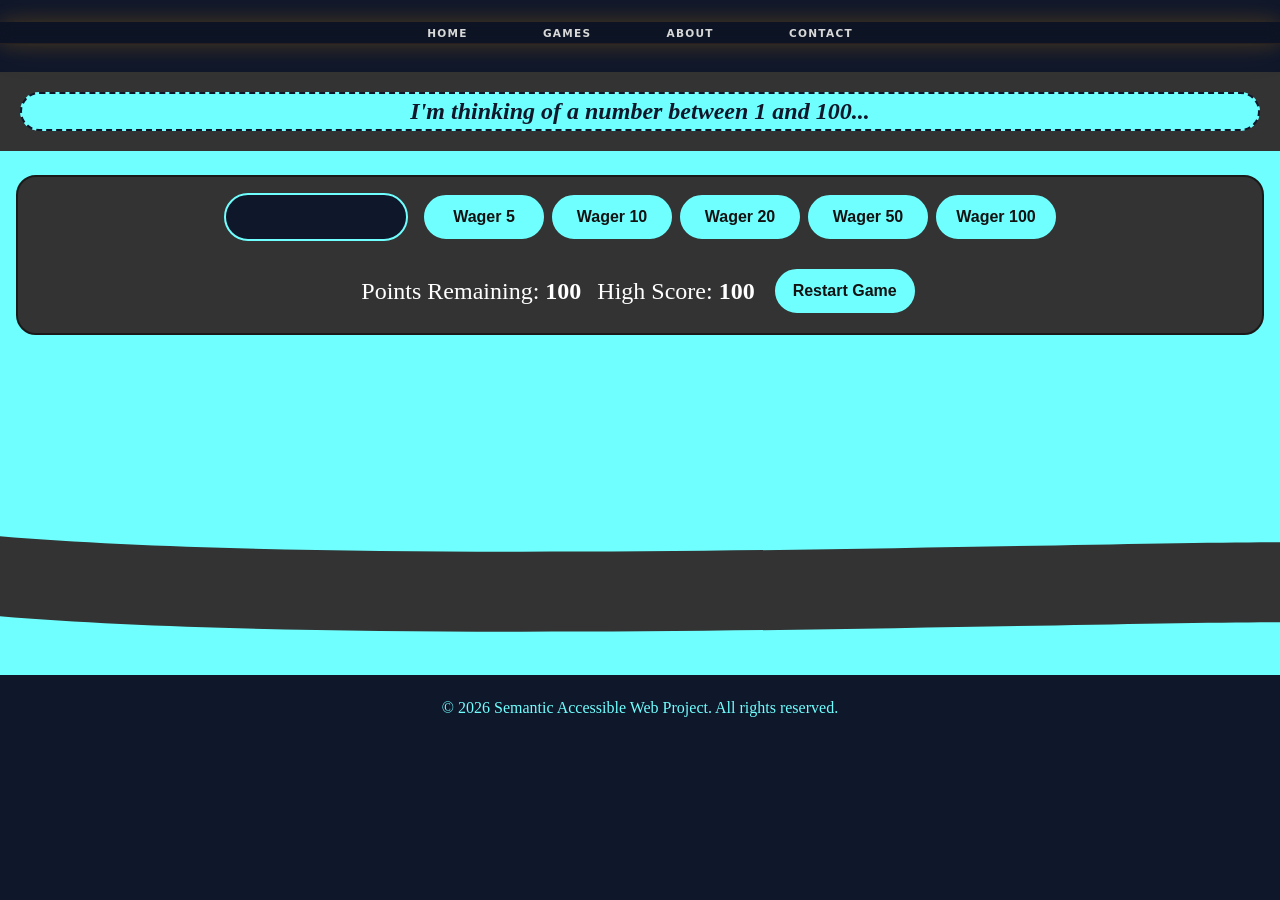
<file: index.html>
<!DOCTYPE html>
<html lang="en">
<head>
  <meta charset="UTF-8">
  <meta name="viewport" content="width=device-width, initial-scale=1.0">
  <title>Interactive Number Game</title>
  <link rel="stylesheet" href="style-x.css">
</head>
<body>
  <div class="top-shim"></div>

  <!-- Functional navigation must remain available to assistive technology. -->
  <nav class="subtle-nav" aria-label="Main navigation">
    <div class="nav-inner">
      <a href="./index.html">Home</a>
      <a href="./games.html" aria-current="page">Games</a>
      <a href="./about.html">About</a>
      <a href="./contact.html">Contact</a>
    </div>
  </nav>

  <header class="top-header">
    <h1><em>I'm thinking of a number between 1 and 100...</em></h1>
  </header>

  <main class="content-wrapper" tabindex="-1">
    <div id="top-container" class="top-container" aria-hidden="true"></div>

    <section id="guess-section" aria-labelledby="guess-heading">
      <h2 id="guess-heading" class="visually-hidden">Make Your Guess</h2>

      <div class="game-interface">
        <form id="guess-form" class="guess-form">
          <label for="user-number" class="visually-hidden">Enter your number guess</label>
          <!-- Text + numeric input mode avoids some number-field clearing quirks. -->
          <input
            type="text"
            inputmode="numeric"
            pattern="[0-9]*"
            maxlength="3"
            id="user-number"
            name="user-number"
            autocomplete="off"
            required
          >

          <fieldset class="wager-actions">
            <legend class="visually-hidden">Select your wager amount</legend>
            <button type="submit" name="wager" value="5" data-wager="5">Wager 5</button>
            <button type="submit" name="wager" value="10" data-wager="10">Wager 10</button>
            <button type="submit" name="wager" value="20" data-wager="20">Wager 20</button>
            <button type="submit" name="wager" value="50" data-wager="50">Wager 50</button>
            <button type="submit" name="wager" value="100" data-wager="100">Wager 100</button>
          </fieldset>
        </form>

        <aside class="score-display" aria-label="Game scores">
          <p id="points-remaining" class="points-remaining">
            Points Remaining: <strong id="points-value">100</strong>
          </p>
          <p id="high-score" class="points-high">
            High Score: <strong id="high-score-value">100</strong>
          </p>
          <button type="button" id="reset-game-button">Restart Game</button>
        </aside>
      </div>
    </section>

    <!-- Only this dedicated live region announces game feedback to screen readers. -->
    <div id="game-announcement" class="visually-hidden" role="status" aria-live="polite" aria-atomic="true"></div>

    <!-- Visible feedback is not a live region, avoiding duplicate announcements. -->
    <section class="main-display-section" id="game-message" aria-label="Game feedback"></section>

    <!--
      TOP DECORATIVE SVG CURVE
      viewBox="0 0 800 120" creates an internal coordinate space:
      x ranges from 0 to 800; y ranges from 0 to 120.
      M0,32: move to x=0, y=32 (start point).
      C320,96: first Bézier control point; it pulls the curve toward x=320, y=96.
      1024,0: second control point; it pulls the curve toward x=1024, y=0.
      800,64: endpoint of this curved segment (x=800, y=64).
      L1880,120: draw a straight line to x=1880, y=120.
      L0,120: draw to the bottom-left corner; Z closes the shape.
      Note: x=1024 and x=1880 exceed the viewBox's right edge (x=800), so those portions
      are outside the visible coordinate area and may be clipped. Keep coordinates within 0–800
      for a curve that stays inside the viewBox. Adjust the C control-point pairs to change the arc;
      adjust L points to change the fill boundary. preserveAspectRatio="none" stretches the SVG.
    -->
    <svg class="curve-svg curve-top" viewBox="0 0 800 120" preserveAspectRatio="none" aria-hidden="true" focusable="false">
      <path d="M0,32 C320,96 1024,0 800,64 L1880,120 L0,120 Z" fill="#333333"></path>
    </svg>

    <!--
      BOTTOM DECORATIVE SVG CURVE (flipped vertically by CSS)
      M0,88: start at x=0, y=88.
      C320,24: first control point; 1024,120: second control point; 800,56: curve endpoint.
      L800,120 and L0,120 set the filled lower edge; Z closes the path.
      Note: x=1024 is beyond the viewBox's right edge (x=800), so that control point lies outside
      the visible coordinate area. Change the C coordinate pairs to change the curve's shape.
    -->
    <svg class="curve-svg curve-bottom" viewBox="0 0 800 120" preserveAspectRatio="none" aria-hidden="true" focusable="false">
      <path d="M0,88 C320,24 1024,120 800,56 L800,120 L0,120 Z" fill="#333333"></path>
    </svg>
  </main>

  <footer>
    <p>&copy; 2026 Semantic Accessible Web Project. All rights reserved.</p>
  </footer>

  <script src="script-x.js" defer></script>
</body>
</html>
</file>
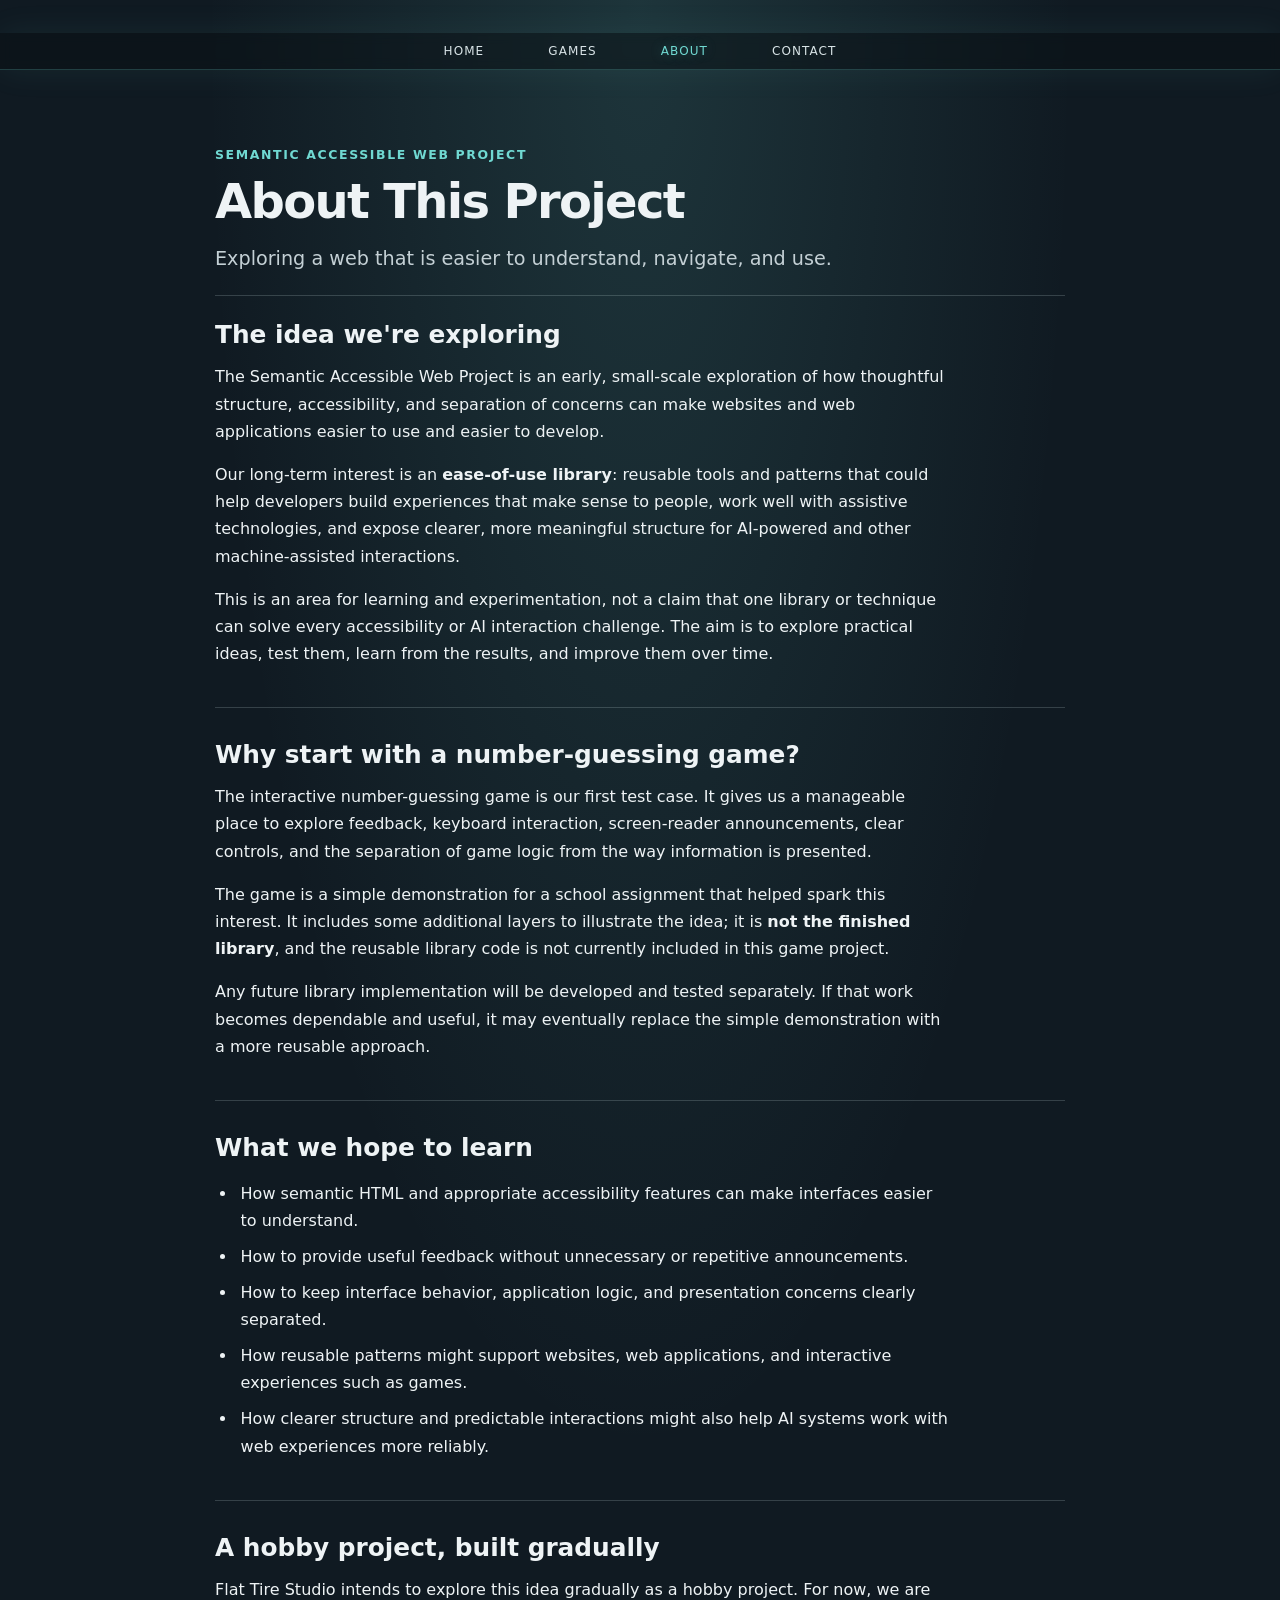
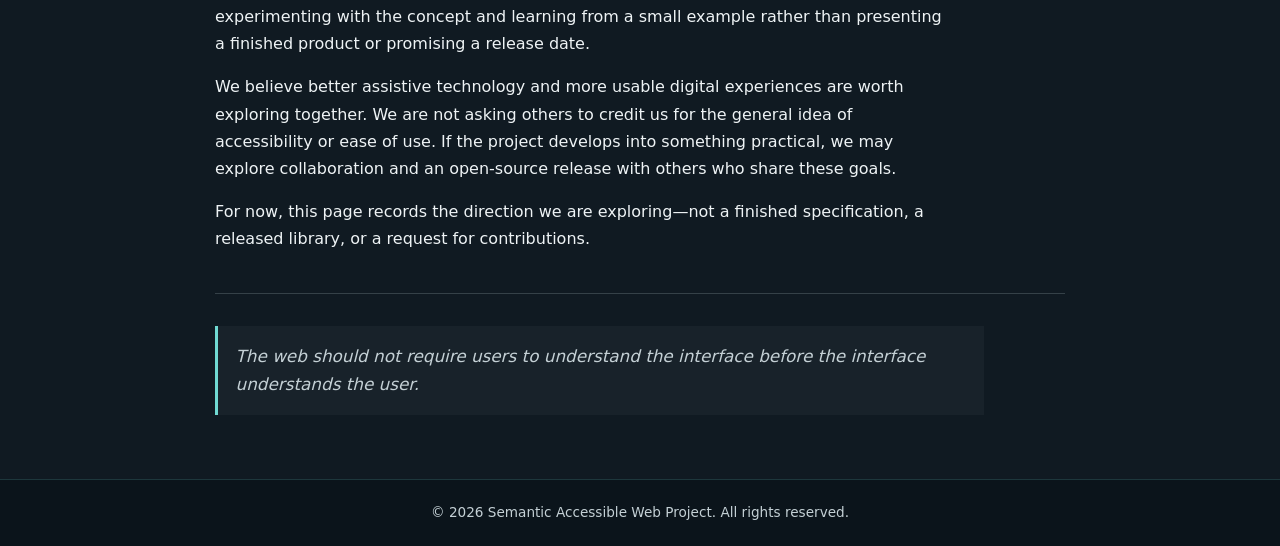
<file: about.html>
<!doctype html>
<html lang="en">
<head>
    <meta charset="utf-8">
    <meta name="viewport" content="width=device-width, initial-scale=1">
    <meta name="description" content="Learn about the Semantic Accessible Web Project, an early exploration of easier-to-use web experiences for people, assistive technologies, and AI.">
    <title>About | Semantic Accessible Web Project</title>
    <link rel="stylesheet" href="./info-pages.css">
</head>
<body>
    <a class="skip-link" href="#main-content">Skip to main content</a>

    <div class="top-shim" aria-hidden="true"></div>
    <nav class="subtle-nav" aria-label="Main navigation">
        <div class="nav-inner">
            <a href="./index.html">Home</a>
            <a href="./games.html">Games</a>
            <a href="./about.html" aria-current="page">About</a>
            <a href="./contact.html">Contact</a>
        </div>
    </nav>

    <header class="page-header">
        <p class="eyebrow">Semantic Accessible Web Project</p>
        <h1>About This Project</h1>
        <p class="intro">Exploring a web that is easier to understand, navigate, and use.</p>
    </header>

    <main id="main-content" class="content">
        <section aria-labelledby="purpose-heading">
            <h2 id="purpose-heading">The idea we're exploring</h2>
            <p>
                The Semantic Accessible Web Project is an early, small-scale exploration of
                how thoughtful structure, accessibility, and separation of concerns can make
                websites and web applications easier to use and easier to develop.
            </p>
            <p>
                Our long-term interest is an <strong>ease-of-use library</strong>: reusable
                tools and patterns that could help developers build experiences that make
                sense to people, work well with assistive technologies, and expose clearer,
                more meaningful structure for AI-powered and other machine-assisted
                interactions.
            </p>
            <p>
                This is an area for learning and experimentation, not a claim that one
                library or technique can solve every accessibility or AI interaction
                challenge. The aim is to explore practical ideas, test them, learn from the
                results, and improve them over time.
            </p>
        </section>

        <section aria-labelledby="game-heading">
            <h2 id="game-heading">Why start with a number-guessing game?</h2>
            <p>
                The interactive number-guessing game is our first test case. It gives us a
                manageable place to explore feedback, keyboard interaction, screen-reader
                announcements, clear controls, and the separation of game logic from the
                way information is presented.
            </p>
            <p>
                The game is a simple demonstration for a school assignment that helped spark
                this interest. It includes some additional layers to illustrate the idea;
                it is <strong>not the finished library</strong>, and the reusable library
                code is not currently included in this game project.
            </p>
            <p>
                Any future library implementation will be developed and tested separately.
                If that work becomes dependable and useful, it may eventually replace the
                simple demonstration with a more reusable approach.
            </p>
        </section>

        <section aria-labelledby="principles-heading">
            <h2 id="principles-heading">What we hope to learn</h2>
            <ul>
                <li>How semantic HTML and appropriate accessibility features can make interfaces easier to understand.</li>
                <li>How to provide useful feedback without unnecessary or repetitive announcements.</li>
                <li>How to keep interface behavior, application logic, and presentation concerns clearly separated.</li>
                <li>How reusable patterns might support websites, web applications, and interactive experiences such as games.</li>
                <li>How clearer structure and predictable interactions might also help AI systems work with web experiences more reliably.</li>
            </ul>
        </section>

        <section aria-labelledby="status-heading">
            <h2 id="status-heading">A hobby project, built gradually</h2>
            <p>
                Flat Tire Studio intends to explore this idea gradually as a hobby project.
                For now, we are experimenting with the concept and learning from a small
                example rather than presenting a finished product or promising a release
                date.
            </p>
            <p>
                We believe better assistive technology and more usable digital experiences
                are worth exploring together. We are not asking others to credit us for the
                general idea of accessibility or ease of use. If the project develops into
                something practical, we may explore collaboration and an open-source release
                with others who share these goals.
            </p>
            <p>
                For now, this page records the direction we are exploring—not a finished
                specification, a released library, or a request for contributions.
            </p>
        </section>

        <p class="closing-note">
            The web should not require users to understand the interface before the interface
            understands the user.
        </p>
    </main>

    <footer class="site-footer">
        <p>© 2026 Semantic Accessible Web Project. All rights reserved.</p>
    </footer>
</body>
</html>
</file>
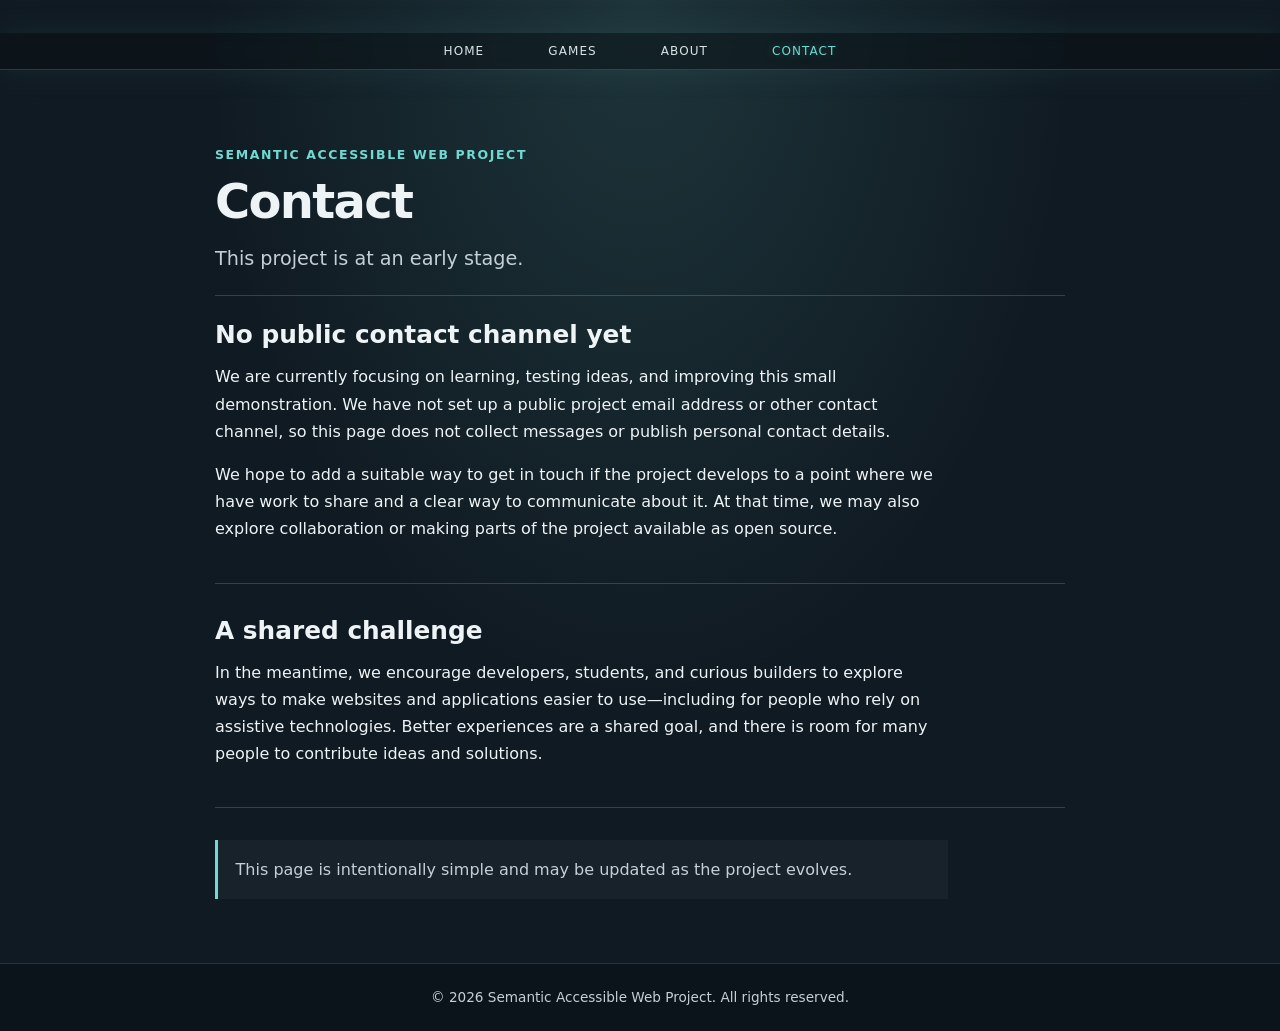
<file: contact.html>
<!doctype html>
<html lang="en">
<head>
    <meta charset="utf-8">
    <meta name="viewport" content="width=device-width, initial-scale=1">
    <meta name="description" content="Contact information for the Semantic Accessible Web Project.">
    <title>Contact | Semantic Accessible Web Project</title>
    <link rel="stylesheet" href="./info-pages.css">
</head>
<body>
    <a class="skip-link" href="#main-content">Skip to main content</a>

    <div class="top-shim" aria-hidden="true"></div>
    <nav class="subtle-nav" aria-label="Main navigation">
        <div class="nav-inner">
            <a href="./index.html">Home</a>
            <a href="./games.html">Games</a>
            <a href="./about.html">About</a>
            <a href="./contact.html" aria-current="page">Contact</a>
        </div>
    </nav>

    <header class="page-header">
        <p class="eyebrow">Semantic Accessible Web Project</p>
        <h1>Contact</h1>
        <p class="intro">This project is at an early stage.</p>
    </header>

    <main id="main-content" class="content contact-content">
        <section aria-labelledby="current-status-heading">
            <h2 id="current-status-heading">No public contact channel yet</h2>
            <p>
                We are currently focusing on learning, testing ideas, and improving this
                small demonstration. We have not set up a public project email address or
                other contact channel, so this page does not collect messages or publish
                personal contact details.
            </p>
            <p>
                We hope to add a suitable way to get in touch if the project develops to a
                point where we have work to share and a clear way to communicate about it.
                At that time, we may also explore collaboration or making parts of the
                project available as open source.
            </p>
        </section>

        <section aria-labelledby="shared-goal-heading">
            <h2 id="shared-goal-heading">A shared challenge</h2>
            <p>
                In the meantime, we encourage developers, students, and curious builders to
                explore ways to make websites and applications easier to use—including for
                people who rely on assistive technologies. Better experiences are a shared
                goal, and there is room for many people to contribute ideas and solutions.
            </p>
        </section>

        <p class="status-note">
            This page is intentionally simple and may be updated as the project evolves.
        </p>
    </main>

    <footer class="site-footer">
        <p>© 2026 Semantic Accessible Web Project. All rights reserved.</p>
    </footer>
</body>
</html>
</file>
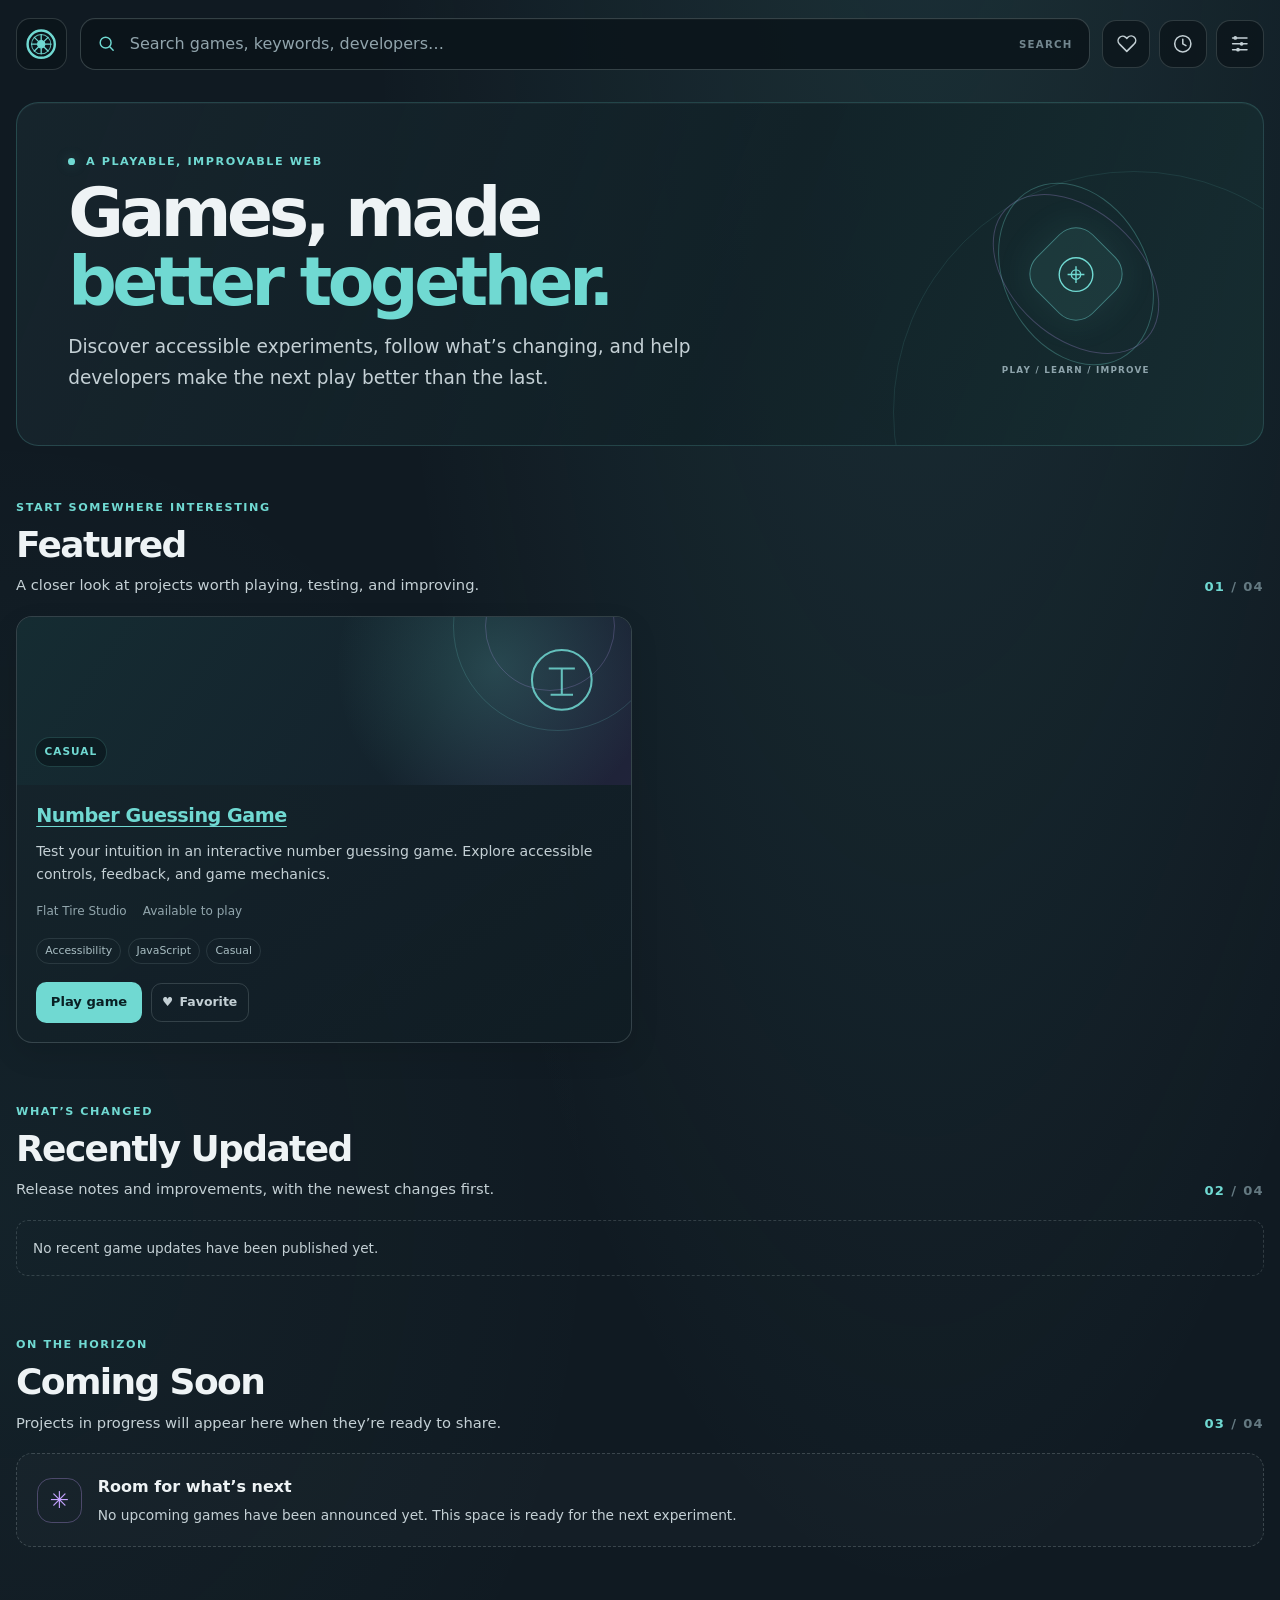
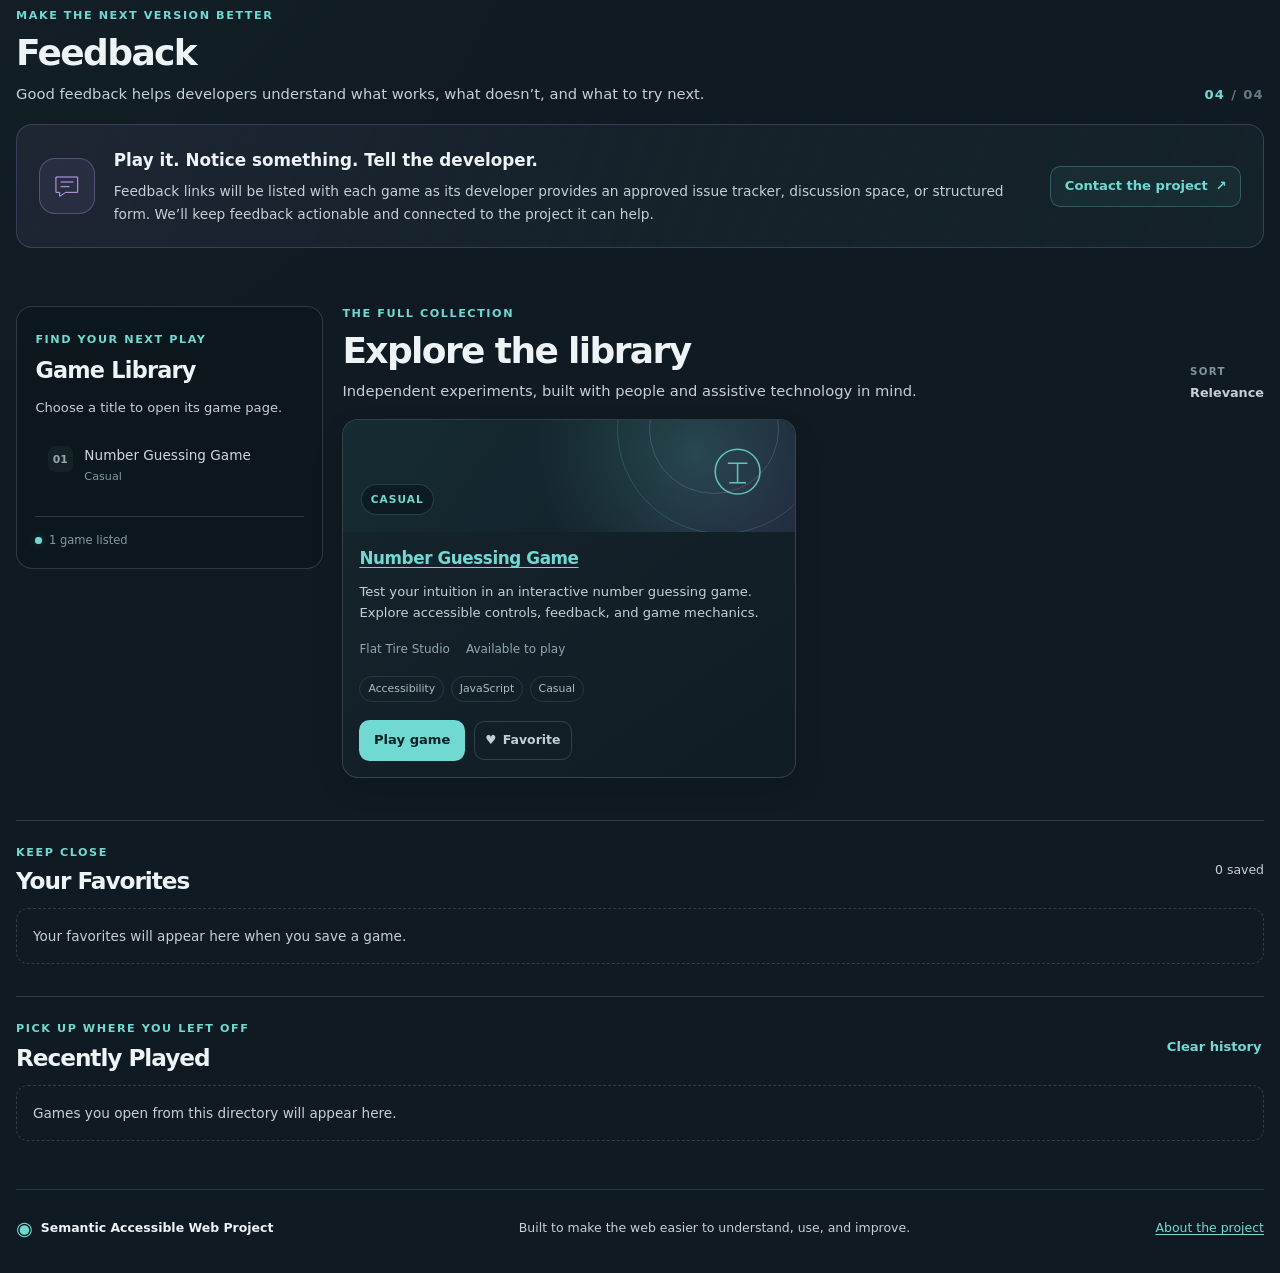
<file: games.html>
<!doctype html>
<html lang="en">
<head>
  <meta charset="utf-8">
  <meta name="viewport" content="width=device-width, initial-scale=1">
  <meta name="theme-color" content="#101a22">
  <meta name="description" content="Discover accessible games, explore updates, and help developers make better experiences.">
  <title>Games | Semantic Accessible Web Project</title>
  <link rel="stylesheet" href="games.css">
  <script src="games.js" defer></script>
</head>
<body>
  <a class="skip-link" href="#main-content">Skip to game library</a>

  <header class="site-shell">
    <div class="utility-bar" aria-label="Game directory controls">
      <div class="history-control">
        <button class="icon-button wheel-button" id="history-toggle" type="button"
                aria-expanded="false" aria-controls="history-menu" aria-label="Open site navigation and history"
                title="Site navigation and history">
          <svg viewBox="0 0 48 48" aria-hidden="true" focusable="false">
            <circle cx="24" cy="24" r="19" class="tire-outer"/>
            <circle cx="24" cy="24" r="13.5" class="tire-inner"/>
            <circle cx="24" cy="24" r="5" class="tire-hub"/>
            <path d="M24 10.5v8M24 29.5v8M10.5 24h8M29.5 24h8M14.45 14.45l5.65 5.65M27.9 27.9l5.65 5.65M33.55 14.45l-5.65 5.65M20.1 27.9l-5.65 5.65" class="tire-spoke"/>
          </svg>
        </button>
        <div class="popover history-menu" id="history-menu" hidden>
          <div class="popover-heading">
            <span class="eyebrow">Go somewhere</span>
            <strong>Site Navigation</strong>
          </div>
          <nav class="site-navigation-links" aria-label="Main site pages">
            <a href="index.html">Home</a>
            <a href="about.html">About</a>
            <a href="contact.html">Contact</a>
          </nav>

          <div class="history-divider" aria-hidden="true"></div>
          <div class="popover-heading history-section-heading">
            <span class="eyebrow">Your route</span>
            <strong>Navigation History</strong>
          </div>
          <p class="popover-help">Return to a recent destination you've visited.</p>
          <div id="history-items" class="popover-items">
            <p class="empty-mini">Your recent destinations will appear here.</p>
          </div>
          <button class="text-action" id="browser-back" type="button">Go back one page</button>
        </div>
      </div>

      <form class="search-form" role="search" id="game-search-form" autocomplete="off">
        <label class="visually-hidden" for="game-search">Search games, categories, keywords, or developers</label>
        <svg class="search-icon" viewBox="0 0 24 24" aria-hidden="true" focusable="false">
          <circle cx="10.8" cy="10.8" r="6.8"></circle>
          <path d="m16 16 4.2 4.2"></path>
        </svg>
        <input id="game-search" name="q" type="search" placeholder="Search games, keywords, developers…" aria-controls="search-results" aria-describedby="search-help" aria-autocomplete="list">
        <button class="clear-search" id="clear-search" type="button" aria-label="Clear search" hidden>×</button>
        <span class="search-key-hint" aria-hidden="true">SEARCH</span>
      </form>

      <div class="desktop-shortcuts" aria-label="Personal shortcuts">
        <button class="icon-button shortcut-button" type="button" data-scroll-to="favorites" aria-label="Go to Favorites" title="Favorites">
          <svg viewBox="0 0 24 24" aria-hidden="true" focusable="false"><path d="M20.4 4.8a5.1 5.1 0 0 0-7.2 0L12 6l-1.2-1.2a5.1 5.1 0 0 0-7.2 7.2l1.2 1.2L12 20.4l7.2-7.2 1.2-1.2a5.1 5.1 0 0 0 0-7.2Z"/></svg>
        </button>
        <button class="icon-button shortcut-button" type="button" data-scroll-to="recently-played" aria-label="Go to Recently Played" title="Recently Played">
          <svg viewBox="0 0 24 24" aria-hidden="true" focusable="false"><circle cx="12" cy="12" r="9"></circle><path d="M12 7v5l3.5 2"></path></svg>
        </button>
        <div class="sections-control">
          <button class="icon-button shortcut-button" id="sections-toggle" type="button" aria-expanded="false" aria-controls="sections-menu" aria-label="Browse page sections" title="Sections">
            <svg viewBox="0 0 24 24" aria-hidden="true" focusable="false"><path d="M4 5.5h16M4 12h16M4 18.5h16"></path><circle cx="7" cy="5.5" r="1.2"></circle><circle cx="14" cy="12" r="1.2"></circle><circle cx="10" cy="18.5" r="1.2"></circle></svg>
          </button>
          <div class="popover sections-menu" id="sections-menu" hidden>
            <div class="popover-heading"><span class="eyebrow">Jump to</span><strong>Explore this page</strong></div>
            <a href="#featured">Featured</a>
            <a href="#recently-updated">Recently Updated</a>
            <a href="#coming-soon">Coming Soon</a>
            <a href="#feedback">Feedback</a>
            <a href="#game-library">Game Library</a>
            <a href="#favorites">Favorites</a>
            <a href="#recently-played">Recently Played</a>
          </div>
        </div>
      </div>
    </div>

    <div class="mobile-shortcuts" aria-label="Personal shortcuts">
      <button class="mobile-shortcut" type="button" data-scroll-to="favorites">
        <svg viewBox="0 0 24 24" aria-hidden="true" focusable="false"><path d="M20.4 4.8a5.1 5.1 0 0 0-7.2 0L12 6l-1.2-1.2a5.1 5.1 0 0 0-7.2 7.2l1.2 1.2L12 20.4l7.2-7.2 1.2-1.2a5.1 5.1 0 0 0 0-7.2Z"/></svg>
        <span>Favorites</span>
      </button>
      <button class="mobile-shortcut" type="button" data-scroll-to="recently-played">
        <svg viewBox="0 0 24 24" aria-hidden="true" focusable="false"><circle cx="12" cy="12" r="9"></circle><path d="M12 7v5l3.5 2"></path></svg>
        <span>Recently Played</span>
      </button>
      <div class="sections-control">
        <button class="mobile-shortcut" id="sections-toggle-mobile" type="button" aria-expanded="false" aria-controls="sections-menu-mobile">
          <svg viewBox="0 0 24 24" aria-hidden="true" focusable="false"><path d="M4 5.5h16M4 12h16M4 18.5h16"></path></svg>
          <span>Sections</span>
        </button>
        <div class="popover sections-menu mobile-sections-menu" id="sections-menu-mobile" hidden>
          <a href="#featured">Featured</a>
          <a href="#recently-updated">Recently Updated</a>
          <a href="#coming-soon">Coming Soon</a>
          <a href="#feedback">Feedback</a>
          <a href="#game-library">Game Library</a>
          <a href="#favorites">Favorites</a>
          <a href="#recently-played">Recently Played</a>
        </div>
      </div>
    </div>

    <p id="search-help" class="visually-hidden">Suggestions appear below as you type. Use the arrow keys to move through suggestions, Enter to open a game, and Escape to close suggestions.</p>
    <section class="search-results" id="search-results" aria-label="Game search suggestions" hidden>
      <div class="search-results-top">
        <div>
          <span class="eyebrow">Quick find</span>
          <h2 id="search-results-title">Suggested games</h2>
        </div>
        <span class="result-count" id="result-count"></span>
        <button class="close-results" id="close-results" type="button" aria-label="Close search suggestions">×</button>
      </div>
      <div class="suggestion-list" id="suggestion-list" role="listbox" aria-label="Matching games"></div>
      <p class="search-status visually-hidden" id="search-status" role="status" aria-live="polite" aria-atomic="true"></p>
    </section>
  </header>

  <main id="main-content" class="page-main">
    <section class="welcome-band" aria-labelledby="page-title">
      <div class="welcome-copy">
        <p class="eyebrow"><span class="eyebrow-dot"></span> A playable, improvable web</p>
        <h1 id="page-title">Games, made <span>better together.</span></h1>
        <p class="welcome-description">Discover accessible experiments, follow what’s changing, and help developers make the next play better than the last.</p>
      </div>
      <div class="welcome-mark" aria-hidden="true">
        <div class="orbit orbit-one"></div>
        <div class="orbit orbit-two"></div>
        <div class="orbit-core">
          <svg viewBox="0 0 48 48" focusable="false"><circle cx="24" cy="24" r="18"></circle><path d="M15 24h18M24 15v18"></path><circle cx="24" cy="24" r="5"></circle></svg>
        </div>
        <span class="mark-label">PLAY / LEARN / IMPROVE</span>
      </div>
    </section>

    <section class="content-section" id="featured" aria-labelledby="featured-heading">
      <div class="section-heading">
        <div>
          <p class="eyebrow">Start somewhere interesting</p>
          <h2 id="featured-heading">Featured</h2>
          <p class="section-description">A closer look at projects worth playing, testing, and improving.</p>
        </div>
        <span class="section-index">01 <span>/ 04</span></span>
      </div>
      <div class="feature-grid" id="featured-grid"></div>
    </section>

    <section class="content-section" id="recently-updated" aria-labelledby="updated-heading">
      <div class="section-heading">
        <div>
          <p class="eyebrow">What’s changed</p>
          <h2 id="updated-heading">Recently Updated</h2>
          <p class="section-description">Release notes and improvements, with the newest changes first.</p>
        </div>
        <span class="section-index">02 <span>/ 04</span></span>
      </div>
      <div class="update-grid" id="updated-grid"></div>
    </section>

    <section class="content-section" id="coming-soon" aria-labelledby="coming-heading">
      <div class="section-heading">
        <div>
          <p class="eyebrow">On the horizon</p>
          <h2 id="coming-heading">Coming Soon</h2>
          <p class="section-description">Projects in progress will appear here when they’re ready to share.</p>
        </div>
        <span class="section-index">03 <span>/ 04</span></span>
      </div>
      <div class="empty-state empty-state-wide">
        <span class="empty-state-icon" aria-hidden="true">✳</span>
        <div><h3>Room for what’s next</h3><p>No upcoming games have been announced yet. This space is ready for the next experiment.</p></div>
      </div>
    </section>

    <section class="content-section" id="feedback" aria-labelledby="feedback-heading">
      <div class="section-heading">
        <div>
          <p class="eyebrow">Make the next version better</p>
          <h2 id="feedback-heading">Feedback</h2>
          <p class="section-description">Good feedback helps developers understand what works, what doesn’t, and what to try next.</p>
        </div>
        <span class="section-index">04 <span>/ 04</span></span>
      </div>
      <div class="feedback-panel">
        <div class="feedback-symbol" aria-hidden="true">
          <svg viewBox="0 0 48 48" focusable="false"><path d="M8 10.5h32v23H22l-9 6v-6H8z"></path><path d="M15 18h18M15 25h12"></path></svg>
        </div>
        <div class="feedback-copy">
          <h3>Play it. Notice something. Tell the developer.</h3>
          <p>Feedback links will be listed with each game as its developer provides an approved issue tracker, discussion space, or structured form. We’ll keep feedback actionable and connected to the project it can help.</p>
        </div>
        <a class="button button-secondary" href="contact.html">Contact the project <span aria-hidden="true">↗</span></a>
      </div>
    </section>

    <section class="directory-layout" id="game-library" aria-labelledby="library-heading">
      <aside class="game-sidebar" aria-labelledby="game-nav-heading">
        <div class="sidebar-heading">
          <span class="eyebrow">Find your next play</span>
          <h2 id="game-nav-heading">Game Library</h2>
        </div>
        <p class="sidebar-note">Choose a title to open its game page.</p>
        <nav class="game-nav" id="game-nav" aria-label="Game library">
          <!-- Game links are rendered from the shared directory data. -->
        </nav>
        <div class="sidebar-footnote"><span class="status-dot"></span> <span id="library-count">1 game listed</span></div>
      </aside>

      <div class="library-main">
        <div class="section-heading library-heading">
          <div>
            <p class="eyebrow">The full collection</p>
            <h2 id="library-heading">Explore the library</h2>
            <p class="section-description">Independent experiments, built with people and assistive technology in mind.</p>
          </div>
          <span class="library-sort-label">SORT <strong>Relevance</strong></span>
        </div>
        <div class="library-grid" id="library-grid"></div>
      </div>
    </section>

    <section class="personal-section" id="favorites" aria-labelledby="favorites-heading">
      <div class="section-heading compact-heading">
        <div><p class="eyebrow">Keep close</p><h2 id="favorites-heading">Your Favorites</h2></div>
        <span class="personal-count" id="favorites-count">0 saved</span>
      </div>
      <div class="personal-list" id="favorites-list">
        <p class="empty-inline">Your favorites will appear here when you save a game.</p>
      </div>
    </section>

    <section class="personal-section" id="recently-played" aria-labelledby="played-heading">
      <div class="section-heading compact-heading">
        <div><p class="eyebrow">Pick up where you left off</p><h2 id="played-heading">Recently Played</h2></div>
        <button class="text-action" id="clear-history" type="button">Clear history</button>
      </div>
      <div class="personal-list" id="recently-played-list">
        <p class="empty-inline">Games you open from this directory will appear here.</p>
      </div>
    </section>
  </main>

  <footer class="site-footer">
    <div class="footer-brand"><span class="footer-wheel" aria-hidden="true">◉</span><span>Semantic Accessible Web Project</span></div>
    <p>Built to make the web easier to understand, use, and improve.</p>
    <a href="about.html">About the project</a>
  </footer>
</body>
</html>
</file>
<file: style-x.css>
:root {
    --bg-dark: #0a1f1a;
    --bg-accent: #1a3a30;
    --panel: rgba(255, 255, 255, 0.06);
    --panel-border: rgba(255, 255, 255, 0.12);
    --text: #f5f5f5;
    --muted: #d0d0d0;
    --highlight: #00ff00;
    --highlight-soft: #7fff00;
    --shadow: rgba(0, 0, 0, 0.25);
    --neon-ember: #ff6a00;
    --neon-nectar: #c45bff;

    --glow-strength: 0.25; /* updated dynamically by scroll */
}

html {
  background-color: var(--color-bg, #0f172a);  
}

.subtle-nav {
    position: absolute;
    font-size: 0.75rem;
    text-transform: uppercase;
    font-weight: 700;
    letter-spacing: 0.12em;
    font-family:system-ui, -apple-system, BlinkMacSystemFont, 'Segoe UI', Roboto, Oxygen, Ubuntu, Cantarell, 'Open Sans', 'Helvetica Neue', sans-serif;
    
    top: 33px;
    left: 0;
    width: 100%;
    height: 22px;
    margin-top: -11px;
    overflow: visible;

    background: rgba(10, 10, 10, 0.15);
    backdrop-filter: blur(6px);

    /*
     * Scroll-reactive glow:
     * 80px and 160px are the maximum blur radii of the two glow layers.
     * --glow-strength scales the blur; the alpha values control opacity.
     */
    box-shadow:
        0 0 calc(80px * var(--glow-strength))
        rgba(245, 158, 11, calc(var(--glow-strength) * 0.8)),
        0 0 calc(160px * var(--glow-strength))
        rgba(245, 158, 11, calc(var(--glow-strength) * 0.45));

    border-bottom: 1px solid rgba(255, 120, 0, calc(var(--glow-strength) * 0.42));

    transition: height 0.35s ease, margin-top 0.35s ease,
                background 0.35s ease, box-shadow 0.35s ease;

    z-index: 999;
}

.top-shim {
    height: 4.5rem;
}

.subtle-nav:hover {
    height: 64px;
    margin-top: -32px;
    background: rgba(15, 15, 15, 0.55);
}

.nav-inner {
    position: relative;
    z-index: 2;
    display: flex;
    flex-wrap: wrap;
    align-items: center;
    justify-content: center;

    height: auto;
    min-height: 100%;
    gap: clamp(16px, 4vw, 160px);
}

.subtle-nav a {
    color: #d8d8d8;
    text-decoration: none;
    font-size: .66rem;
    letter-spacing: .12em;
    text-transform: uppercase;
    position: relative;
    padding: 0 12px;
    transition: color 0.25s ease, text-shadow 0.25s ease;
}

.subtle-nav a:focus-visible {
    color: var(--color-accent, #70ffff);
    text-shadow: 0 0 8px #70ffff, 0 0 16px #70ffff;
}

.subtle-nav a:hover {
    color: var(--color-accent, #70ffff);
    text-shadow: 0 0 8px #70ffff, 0 0 16px #70ffff, 0 0 24px #70ffff;
}

.subtle-nav a:active {
    animation: linkTremble 0.42s ease-in-out infinite;
    font-weight: 700;
}

.subtle-nav a::after {
    content: "";
    position: absolute;
    left: 0;
    bottom: -4px;
    width: 0%;
    height: 2px;
    background: linear-gradient(90deg, #70ffff, #0f172a, #70ffff);
    box-shadow: 0 0 6px #70ffff;
    transition: width 0.3s ease;
}

.subtle-nav a:hover::after {
    width: 100%;
}

main {
  background-color: var(--color-bg, #0f172a);
}

* {
  margin: 0;
  padding: 0;
  box-sizing: border-box;
  border: none;
}

/* Global Focus Outline for AAA Compliance */
:focus-visible {
  outline: var(--focus-outline-width, 3px) solid var(--color-focus, #f59e0b);
  outline-offset: 4px;
}

h1 {
  font-size: 1.5rem;
  font-weight: 700;
  
  width: 100%;
  padding: 4px;
  margin: 4px;
  border: 2px dashed var(--color-bg, #0f172a);
  border-radius: 20px;
  background-color: var(--color-accent, #70ffff);
  color: var(--color-bg, #0f172a);
  text-align: center;
}

.visually-hidden {
    position: absolute;
    width: 1px;
    height: 1px;
    padding: 0;
    margin: -1px;
    overflow: hidden;
    clip: rect(0, 0, 0, 0);
    clip-path: inset(50%);
    white-space: nowrap;
    border: 0;
}

.top-header {
  min-height: 73px;
  background-color: var(--color-surface, #333333);
  color: var(--color-text-primary, #ffffff);
  display: flex;
  align-items: center;
  justify-content: center;
  padding: 1rem;
}

.top-container {
  height: 1.5rem;
  background-color: var(--color-accent, #70ffff);
}

.game-interface {
  justify-content: center;
  align-items: center;
  position: sticky;
  top: 0;
  z-index: 100;
  display: grid;
  gap: 1.5rem;
  background-color: var(--color-surface, #333333);
  border: 2px solid var(--border-color, #1a1a1a);
  border-radius: 20px;
  margin: 0 1rem;
  padding: 1rem;
}

.sticky-bar-bottom {
  position: sticky;
  top: 0;
  z-index: 100;
  display: flex;
  gap: 1.5rem;
  background-color: var(--color-bg, #333333);
  border: 2px dashed var(--border-color, #1a1a1a);
  border-radius: 20px;
  margin: 0 1rem;
  padding: 1rem;
}

/* Mobile-First Form Control Layout */
.guess-form {
  display: flex;
  flex-direction: column;
  align-items: center;
  gap: 1rem;
}

input[type="number"] {
  width: 85%;
  max-width: 240px;
  min-height: var(--touch-target-min, 44px);
  padding: 0.5rem 1rem;
  border: 2px solid var(--color-accent, #70ffff);
  border-radius: 40px;
  font-size: 1rem;
  background-color: var(--color-bg, #0f172a);
  color: var(--color-text-primary, #ffffff);
}

/* Accessible Interactive Touch Targets */
.wager-actions {
  border: none;
  display: flex;
  flex-wrap: wrap;
  justify-content: center;
  gap: 0.5rem;
}

button {
  background-color: var(--color-accent, #70ffff);
  color: #121212; /* AAA high contrast on cyan */
  border: 2px solid var(--color-accent, #70ffff);
  min-width: var(--touch-target-min, 120px);
  min-height: var(--touch-target-min, 44px);
  padding: 0.5rem 1rem;
  gap: 0.5rem;
  font-size: 1rem;
  cursor: pointer;
  border-radius: 40px;
  font-weight: 700;
  transition: background-color var(--transition-fast, 200ms ease),
              border-color var(--transition-fast, 200ms ease);
}

button:hover:not(:disabled) {
  background-color: #ffffff;
  border-color: #ffffff;
}

button:disabled {
  cursor: not-allowed;
  opacity: 0.55;
}

.focus-section-wrapper {
  background-color: #333333;
}

.recovery-controls {
  display: flex;
  justify-content: center;
  align-items: center;
}

.recovery-controls button {
  background-color: var(--color-surface, #333333);
  color: var(--color-accent, #70ffff);
  border: 2px solid var(--color-accent, #70ffff);
}

.recovery-controls button:hover {
  background-color: var(--color-accent, #70ffff);
  color: #121212;
}

/* Score Display Area */
.score-display {
  display: flex;
  justify-content: center;
  align-items: center;
  color: var(--color-text-primary, #ffffff);
  font-size: 1.5rem;
  gap: 1rem;
}

/* =========================================================
   KEYBOARD GAME NAVIGATION
   ========================================================= */

.game-navigation {
  display: flex;
  justify-content: center;
  gap: 0.5rem;
  margin-top: 0.5rem;
}

.game-navigation .navigation-button {
  position: absolute;
  width: 1px;
  height: 1px;
  padding: 0;
  margin: -1px;
  overflow: hidden;
  clip: rect(0, 0, 0, 0);
  white-space: nowrap;
}

.game-navigation .navigation-button:focus-visible {
  position: static;
  width: auto;
  height: auto;
  margin: 0;
  padding: 0.5rem 1rem;
  overflow: visible;
  clip: auto;
  white-space: normal;
}

/* Main Content Area */
.content-wrapper {
  background-color: var(--color-accent, #70ffff);
  color: #121212;
  position: relative;
}

.main-display-section {
  min-height: 180px;
  padding: 2.5rem 1.25rem;
  display: flex;
  align-items: center;
  justify-content: center;
}

.curve-svg {
  display: block;
  width: 100%;
  height: 80px;
  background-color: var(--color-accent, #70ffff);
}

.bottom-container {
  background-color: var(--color-surface, #333333);
}

.curve-bottom {
  transform: scaleY(-1);
}

footer {
  background-color: var(--color-bg, #0f172a);  
  padding: 1.5rem 1rem;
}

footer p {
  text-align: center;
  color: var(--color-accent, #70ffff);
}

@media (min-width: 768px) {
  .sticky-bar {
    grid-template-columns: 1fr auto;
    align-items: center;
    padding: 1rem 2rem;
    border-radius: 40px;
  }

  .guess-form {
    flex-direction: row;
  }

/* Number Guess Input */
#user-number {
    display: block;
    width: 184px;
    min-width: 184px;
    max-width: 100%;
    height: 48px;
    padding: 0.5rem 1rem;
    border: 2px solid var(--color-accent, #70ffff);
    border-radius: 40px;
    font-size: 1.1rem;
    text-align: center;
    background-color: var(--color-bg, #0f172a);
    color: var(--color-text-primary, #ffffff);
}

}

/* Dynamic Drawer Translation Animation */
.bottom-container {
  background-color: var(--color-surface, #333333);
  min-height: 11rem;
  transition: transform var(--transition-fast, 300ms ease),
              min-height var(--transition-fast, 300ms ease);
}

.bottom-container.drawer-open {
  transform: translateY(2rem);
  min-height: 14rem;
}

.win-message {
  font-weight: bold;
  color: var(--color-accent, #70ffff);
  font-size: 1.25rem;
  text-align: center;
}

.focus-section {
  position: sticky;
}

@media (prefers-reduced-motion: reduce) {
  *,
  *::before,
  *::after {
    scroll-behavior: auto !important;
    animation-duration: 0.01ms !important;
    animation-iteration-count: 1 !important;
    transition-duration: 0.01ms !important;
  }
}

/* ===========================
   RESPONSIVE FIXES
   =========================== */

@media (max-width: 700px) {
    .banner-image {
        margin-top: 64px;
    }

    .top-shim {
      margin-top: 32px;
    }

    .subtle-nav {
        height: auto;
        margin-top: 0;
        padding: 12px 0;
    }

    .subtle-nav:hover {
        height: auto;
        margin-top: 0;
    }

    .nav-inner {
        height: auto;
        padding: 8px 0;
        gap: clamp(10px, 4vw, 28px);
    }
}

@media (min-width: 701px) {
    .subtle-nav {
        height: 22px;
        margin-top: -11px;
    }

    .subtle-nav:hover {
        height: 64px;
        margin-top: -32px;
    }
}

@media (max-width: 480px) {
    .banner-image {
        margin-top: 64px;
    }
    .nav-inner {
        gap: 12px;
    }

    .topbar {
        flex-direction: column;
        align-items: flex-start;
        gap: 18px;
        margin-bottom: 48px;
    }

    .hero-content {
        grid-template-columns: 1fr;
    }

    .hero-banner {
        padding-top: 24px;
    }
}

@media (max-width: 360px) {
    .banner-image {
        margin-top: 68px;
    }

    .hero-banner {
        padding-top: 32px;
    }

    .hero-content {
        gap: 32px;
    }

    .hero-copy h1 {
        font-size: clamp(2.4rem, 6vw, 4.2rem);
    }

    .hero-card h2 {
        font-size: clamp(1.4rem, 2vw, 2rem);
    }

    .hero-card ul {
        gap: 6px;
    }

    .hero-card li::before {
        margin-right: 6px;
    }

    .hero-actions {
        gap: 12px;
    }

    .btn {
        padding: 12px 20px;
    }

    .btn-primary {
        font-size: 0.9rem;
    }

    .btn-secondary {
        font-size: 0.85rem;
    }

    .subtle-nav a {
        font-size: 0.55rem;
        padding: 0 8px;
    }

    .subtle-nav a::after {
        height: 1px;
    }

    .subtle-nav a:hover::after {
        width: 100%;
    }

    .hero-copy {
        max-width: 100%;
    }

    .hero-card {
        padding: 20px 16px;
    }

    .hero-card h2 {
        font-size: clamp(1.2rem, 2vw, 1.8rem);
    }
}

@media (max-width: 291px) {
    .banner-image {
        margin-top: 96px;
    }
}

@media (max-width: 285px) {
  .top-shim {
      margin-top: 64px;
    }
}

/* Restart control added for a clear way to begin a new round. */
#reset-game-button {
  margin: 0.25rem;
}

@media (max-width: 600px) {
  .score-display {
    flex-wrap: wrap;
    font-size: 1.1rem;
  }
}
</file>
<file: info-pages.css>
/*
 * SEMANTIC ACCESSIBLE WEB PROJECT
 * Supporting styles for about.html and contact.html
 *
 * These pages intentionally use a quieter, more neutral layout than the game.
 * The navigation and footer borrow only a few subtle visual cues from the game
 * stylesheet. Keeping these rules separate prevents game-specific styling from
 * leaking into informational pages.
 */

:root {
    color-scheme: dark;
    --page-bg: #101a22;
    --page-panel: #17252d;
    --page-text: #eef3f5;
    --page-muted: #c4d0d5;
    --page-accent: #70d9d2;
    --page-border: rgba(220, 240, 240, 0.18);
    --page-glow: rgba(112, 217, 210, 0.14);
}

* {
    box-sizing: border-box;
}

html {
    background: var(--page-bg);
    scroll-behavior: smooth;
}

body {
    min-height: 100vh;
    margin: 0;
    display: flex;
    flex-direction: column;
    background:
        radial-gradient(ellipse at 50% 0%, var(--page-glow), transparent 48%),
        var(--page-bg);
    color: var(--page-text);
    font-family: system-ui, -apple-system, BlinkMacSystemFont, "Segoe UI", sans-serif;
    font-size: 1rem;
    line-height: 1.7;
}

a {
    color: var(--page-accent);
    text-underline-offset: 0.2em;
}

a:hover {
    text-decoration-thickness: 2px;
}

a:focus-visible {
    outline: 3px solid var(--page-accent);
    outline-offset: 4px;
    border-radius: 2px;
}

.skip-link {
    position: absolute;
    top: 0.5rem;
    left: 0.5rem;
    z-index: 1001;
    padding: 0.65rem 0.9rem;
    transform: translateY(-160%);
    background: #ffffff;
    color: #101a22;
    border-radius: 0.25rem;
    font-weight: 700;
}

.skip-link:focus {
    transform: translateY(0);
}

/* Creates breathing room beneath the absolutely positioned navigation. */
.top-shim {
    height: 4.5rem;
    flex: 0 0 auto;
}

/* Subtle navigation inspired by the game's navigation, without game styling. */
.subtle-nav {
    position: absolute;
    top: 33px;
    left: 0;
    z-index: 999;
    width: 100%;
    min-height: 22px;
    padding: 0.25rem 0.75rem;
    background: rgba(10, 16, 20, 0.48);
    border-bottom: 1px solid rgba(112, 217, 210, 0.22);
    box-shadow: 0 0 34px rgba(112, 217, 210, 0.08);
    backdrop-filter: blur(6px);
}

.nav-inner {
    display: flex;
    flex-wrap: wrap;
    align-items: center;
    justify-content: center;
    gap: clamp(1rem, 4vw, 3rem);
}

.subtle-nav a {
    display: inline-block;
    padding: 0.25rem 0.5rem;
    color: #d8e3e6;
    font-size: 0.75rem;
    letter-spacing: 0.09em;
    text-decoration: none;
    text-transform: uppercase;
    transition: color 180ms ease, text-shadow 180ms ease;
}

.subtle-nav a:hover,
.subtle-nav a:focus-visible,
.subtle-nav a[aria-current="page"] {
    color: var(--page-accent);
    text-shadow: 0 0 12px rgba(112, 217, 210, 0.35);
}

.page-header {
    width: min(100% - 2rem, 850px);
    margin: 2rem auto 1.5rem;
    padding: clamp(1.25rem, 4vw, 2.5rem) 0 1.25rem;
    border-bottom: 1px solid var(--page-border);
}

.eyebrow {
    margin: 0 0 0.35rem;
    color: var(--page-accent);
    font-size: 0.78rem;
    font-weight: 700;
    letter-spacing: 0.13em;
    text-transform: uppercase;
}

h1,
h2 {
    line-height: 1.25;
    text-wrap: balance;
}

.page-header h1 {
    margin: 0;
    font-size: clamp(2rem, 5vw, 3rem);
    font-weight: 650;
    letter-spacing: -0.035em;
}

.intro {
    max-width: 42rem;
    margin: 0.75rem 0 0;
    color: var(--page-muted);
    font-size: clamp(1.05rem, 2vw, 1.2rem);
}

.content {
    width: min(100% - 2rem, 850px);
    margin: 0 auto;
    padding: 0 0 3rem;
    flex: 1 0 auto;
}

.content section {
    margin: 0 0 2rem;
    padding: 0 0 1.5rem;
    border-bottom: 1px solid var(--page-border);
}

.content h2 {
    margin: 0 0 0.75rem;
    font-size: clamp(1.25rem, 3vw, 1.55rem);
    font-weight: 650;
}

.content p {
    max-width: 72ch;
    margin: 0 0 1rem;
}

.content ul {
    max-width: 72ch;
    padding-left: 1.4rem;
}

.content li {
    margin: 0 0 0.55rem;
    padding-left: 0.2rem;
}

.closing-note,
.status-note {
    margin-top: 2rem;
    padding: 1rem 1.1rem;
    border-left: 3px solid var(--page-accent);
    background: rgba(255, 255, 255, 0.035);
    color: var(--page-muted);
}

.closing-note {
    font-size: 1.05rem;
    font-style: italic;
}

.contact-content {
    max-width: 850px;
}

.site-footer {
    margin-top: auto;
    padding: 1.35rem 1rem;
    border-top: 1px solid rgba(112, 217, 210, 0.18);
    background: rgba(6, 13, 17, 0.42);
}

.site-footer p {
    margin: 0;
    color: var(--page-muted);
    font-size: 0.85rem;
    text-align: center;
}

@media (max-width: 480px) {
    .top-shim {
        height: 5rem;
    }

    .subtle-nav {
        top: 12px;
        padding-inline: 0.35rem;
    }

    .nav-inner {
        gap: 0.45rem;
    }

    .subtle-nav a {
        padding: 0.35rem;
        font-size: 0.68rem;
    }

    .page-header {
        margin-top: 1.5rem;
    }
}

@media (prefers-reduced-motion: reduce) {
    html {
        scroll-behavior: auto;
    }

    *,
    *::before,
    *::after {
        transition-duration: 0.01ms !important;
        animation-duration: 0.01ms !important;
        animation-iteration-count: 1 !important;
    }
}
</file>
<file: games.css>
/*
 * SEMANTIC ACCESSIBLE WEB PROJECT — GAMES DIRECTORY
 * A distinct game-library layout that keeps the project's dark teal identity.
 *
 * Numeric CSS values are deliberately expressed in rem, %, vw, or pixels:
 * - rem scales with the user's base font size.
 * - % sizes an element relative to its containing block.
 * - vw responds to viewport width.
 * - px is used for fine borders, outlines, and icon details.
 */

:root {
  color-scheme: dark;
  --page-bg: #101a22;
  --page-panel: #17252d;
  --page-panel-raised: #1b2e37;
  --page-panel-deep: #0b141a;
  --page-text: #eef3f5;
  --page-muted: #c4d0d5;
  --page-accent: #70d9d2;
  --page-accent-strong: #a0fff1;
  --page-border: rgba(220, 240, 240, 0.16);
  --page-glow: rgba(112, 217, 210, 0.14);
  --page-glow-strong: rgba(112, 217, 210, 0.25);
  --page-orange: #ffb36b;
  --page-purple: #c5a3ff;
  --shadow-deep: 0 1rem 3rem rgba(0, 0, 0, 0.25);
  --radius-sm: 0.65rem;
  --radius-md: 1rem;
  --radius-lg: 1.4rem;
  --content-width: 1440px;
}

* { box-sizing: border-box; }

html {
  background: var(--page-bg);
  scroll-behavior: smooth;
  scroll-padding-top: 1.5rem;
}

body {
  min-width: 320px;
  min-height: 100vh;
  margin: 0;
  background:
    radial-gradient(ellipse at 72% -12%, rgba(112, 217, 210, 0.12), transparent 35rem),
    radial-gradient(ellipse at 0% 42%, rgba(112, 217, 210, 0.045), transparent 38rem),
    var(--page-bg);
  color: var(--page-text);
  font-family: system-ui, -apple-system, BlinkMacSystemFont, "Segoe UI", sans-serif;
  font-size: 1rem;
  line-height: 1.65;
}

button, input { font: inherit; }
button, a, input { -webkit-tap-highlight-color: transparent; }
button { color: inherit; }

a { color: var(--page-accent); text-underline-offset: 0.2em; }
a:hover { color: var(--page-accent-strong); }

:focus-visible {
  outline: 3px solid var(--page-accent-strong);
  outline-offset: 4px;
}

[hidden] { display: none !important; }

.visually-hidden {
  position: absolute !important;
  width: 1px !important;
  height: 1px !important;
  padding: 0 !important;
  margin: -1px !important;
  overflow: hidden !important;
  clip: rect(0, 0, 0, 0) !important;
  white-space: nowrap !important;
  border: 0 !important;
}

.skip-link {
  position: fixed;
  top: 0.75rem;
  left: 0.75rem;
  z-index: 2000;
  padding: 0.7rem 1rem;
  transform: translateY(-180%);
  border-radius: 0.5rem;
  background: #fff;
  color: #101a22;
  font-weight: 750;
  text-decoration: none;
}
.skip-link:focus { transform: translateY(0); }

.site-shell {
  position: relative;
  z-index: 20;
  width: min(100% - 2rem, var(--content-width));
  margin-inline: auto;
  padding-top: 1.15rem;
}

.utility-bar {
  display: flex;
  align-items: center;
  gap: 0.8rem;
  min-width: 0;
}

.history-control, .sections-control { position: relative; flex: 0 0 auto; }

.icon-button {
  display: inline-grid;
  place-items: center;
  width: 3rem;
  height: 3rem;
  border: 1px solid var(--page-border);
  border-radius: 0.9rem;
  background: rgba(11, 20, 26, 0.76);
  color: var(--page-muted);
  cursor: pointer;
  transition: color 160ms ease, border-color 160ms ease, background 160ms ease, box-shadow 160ms ease;
}
.icon-button:hover, .icon-button[aria-expanded="true"] {
  color: var(--page-accent-strong);
  border-color: rgba(112, 217, 210, 0.52);
  background: rgba(112, 217, 210, 0.08);
  box-shadow: 0 0 1.2rem rgba(112, 217, 210, 0.08);
}
.icon-button svg {
  width: 1.35rem;
  height: 1.35rem;
  fill: none;
  stroke: currentColor;
  stroke-width: 1.7;
  stroke-linecap: round;
  stroke-linejoin: round;
}
.wheel-button { width: 3.2rem; height: 3.2rem; color: var(--page-accent); }
.wheel-button svg { width: 2.15rem; height: 2.15rem; }
.wheel-button .tire-outer { stroke: currentColor; stroke-width: 3.4; }
.wheel-button .tire-inner { stroke: currentColor; stroke-width: 1.4; opacity: 0.85; }
.wheel-button .tire-hub { fill: currentColor; stroke: currentColor; }
.wheel-button .tire-spoke { stroke: currentColor; stroke-width: 1.8; }

.search-form {
  position: relative;
  display: flex;
  align-items: center;
  flex: 1 1 26rem;
  min-width: 8rem;
  height: 3.2rem;
  border: 1px solid rgba(220, 240, 240, 0.2);
  border-radius: 0.95rem;
  background: rgba(11, 20, 26, 0.86);
  box-shadow: inset 0 1px rgba(255,255,255,0.025);
  transition: border-color 160ms ease, box-shadow 160ms ease;
}
.search-form:focus-within {
  border-color: rgba(112, 217, 210, 0.75);
  box-shadow: 0 0 0 3px rgba(112, 217, 210, 0.09), 0 0 1.5rem rgba(112, 217, 210, 0.08);
}
.search-icon {
  width: 1.2rem;
  height: 1.2rem;
  flex: 0 0 auto;
  margin-left: 1rem;
  fill: none;
  stroke: var(--page-accent);
  stroke-width: 1.8;
  stroke-linecap: round;
}
.search-form input {
  width: 100%;
  min-width: 0;
  height: 100%;
  padding: 0.2rem 0.85rem;
  border: 0;
  outline: 0;
  background: transparent;
  color: var(--page-text);
}
.search-form input::placeholder { color: #91a4ac; opacity: 1; }
.search-form input:focus-visible { outline: 0; }
.search-key-hint {
  flex: 0 0 auto;
  margin-right: 1rem;
  color: #72868e;
  font-size: 0.64rem;
  font-weight: 750;
  letter-spacing: 0.12em;
}
.clear-search {
  display: grid;
  place-items: center;
  flex: 0 0 auto;
  width: 2rem;
  height: 2rem;
  margin-right: 0.35rem;
  border: 0;
  border-radius: 0.55rem;
  background: transparent;
  color: var(--page-muted);
  font-size: 1.45rem;
  cursor: pointer;
}
.clear-search:hover { background: rgba(255,255,255,0.08); color: #fff; }

.desktop-shortcuts { display: flex; align-items: center; gap: 0.55rem; }
.mobile-shortcuts { display: none; }

.popover {
  position: absolute;
  top: calc(100% + 0.65rem);
  z-index: 100;
  width: min(20rem, calc(100vw - 2rem));
  padding: 1rem;
  border: 1px solid rgba(112, 217, 210, 0.28);
  border-radius: 1rem;
  background: #111e25;
  box-shadow: var(--shadow-deep), 0 0 1.5rem rgba(112, 217, 210, 0.07);
}
.history-menu { left: 0; }
.sections-menu { right: 0; display: grid; gap: 0.2rem; }
.popover-heading { display: grid; gap: 0.15rem; margin-bottom: 0.5rem; }
.site-navigation-links { display: grid; gap: 0.2rem; }
.site-navigation-links a {
  display: block;
  padding: 0.55rem 0.65rem;
  border: 1px solid transparent;
  border-radius: 0.55rem;
  color: var(--page-text);
  font-size: 0.9rem;
  font-weight: 650;
  text-decoration: none;
}
.site-navigation-links a:hover,
.site-navigation-links a:focus-visible {
  border-color: rgba(112, 217, 210, 0.18);
  background: rgba(112, 217, 210, 0.1);
  color: var(--page-accent-strong);
}
.history-divider { height: 1px; margin: 0.75rem 0; background: var(--page-border); }
.history-section-heading { margin-top: 0.1rem; }
.popover-heading strong { font-size: 1rem; }
.popover-help, .empty-mini { margin: 0.35rem 0 0.7rem; color: var(--page-muted); font-size: 0.82rem; }
.popover-items { display: grid; gap: 0.25rem; }
.popover-items a, .sections-menu a {
  display: block;
  padding: 0.55rem 0.65rem;
  border-radius: 0.55rem;
  color: var(--page-text);
  font-size: 0.9rem;
  text-decoration: none;
}
.popover-items a:hover, .sections-menu a:hover { background: rgba(112, 217, 210, 0.1); color: var(--page-accent-strong); }
.popover-items small { display: block; color: var(--page-muted); font-size: 0.74rem; }
.text-action {
  padding: 0.45rem 0.15rem;
  border: 0;
  background: transparent;
  color: var(--page-accent);
  font-size: 0.82rem;
  font-weight: 700;
  text-align: left;
  cursor: pointer;
}
.text-action:hover { color: var(--page-accent-strong); text-decoration: underline; }

.search-results {
  position: absolute;
  top: calc(100% + 0.65rem);
  left: 4rem;
  right: 12rem;
  z-index: 80;
  padding: 1.1rem;
  border: 1px solid rgba(112, 217, 210, 0.34);
  border-radius: 1.2rem;
  background: rgba(13, 25, 31, 0.98);
  box-shadow: var(--shadow-deep), 0 0 2rem rgba(112, 217, 210, 0.08);
  backdrop-filter: blur(18px);
}
.search-results-top { display: flex; align-items: center; gap: 0.8rem; margin-bottom: 0.85rem; }
.search-results-top h2 { margin: 0; font-size: 1.15rem; letter-spacing: -0.02em; }
.result-count { margin-left: auto; color: var(--page-muted); font-size: 0.8rem; }
.close-results {
  display: grid;
  place-items: center;
  width: 2.1rem;
  height: 2.1rem;
  border: 1px solid var(--page-border);
  border-radius: 0.6rem;
  background: transparent;
  color: var(--page-muted);
  font-size: 1.35rem;
  cursor: pointer;
}
.close-results:hover { color: #fff; border-color: var(--page-accent); }
.suggestion-list { display: grid; gap: 0.55rem; max-height: min(55vh, 26rem); overflow-y: auto; }
.suggestion-card {
  display: grid;
  grid-template-columns: 4.4rem minmax(0, 1fr) auto;
  align-items: center;
  gap: 0.85rem;
  padding: 0.65rem;
  border: 1px solid transparent;
  border-radius: 0.85rem;
  color: var(--page-text);
  text-decoration: none;
}
.suggestion-card:hover, .suggestion-card[aria-selected="true"] {
  border-color: rgba(112, 217, 210, 0.35);
  background: rgba(112, 217, 210, 0.07);
}
.suggestion-thumb { display: grid; place-items: center; min-height: 3.3rem; border-radius: 0.6rem; background: linear-gradient(135deg, #193a3c, #1a2632); color: var(--page-accent); }
.suggestion-thumb svg { width: 2rem; height: 2rem; fill: none; stroke: currentColor; stroke-width: 1.5; }
.suggestion-title { display: block; font-weight: 750; }
.suggestion-description { display: block; color: var(--page-muted); font-size: 0.8rem; line-height: 1.45; }
.suggestion-meta { display: block; margin-top: 0.2rem; color: #8ea4ac; font-size: 0.72rem; }
.suggestion-open { color: var(--page-accent); font-size: 0.78rem; font-weight: 750; white-space: nowrap; }
.no-results { padding: 1rem; border: 1px dashed var(--page-border); border-radius: 0.8rem; color: var(--page-muted); }

.page-main { width: min(100% - 2rem, var(--content-width)); margin-inline: auto; }
.welcome-band {
  position: relative;
  display: flex;
  align-items: center;
  justify-content: space-between;
  gap: 2rem;
  min-height: 17rem;
  margin: 2rem 0 2.2rem;
  padding: clamp(1.5rem, 4vw, 3.2rem);
  overflow: hidden;
  border: 1px solid rgba(112, 217, 210, 0.19);
  border-radius: var(--radius-lg);
  background: linear-gradient(112deg, rgba(23, 37, 45, 0.96), rgba(17, 33, 39, 0.82) 58%, rgba(23, 48, 51, 0.78));
  box-shadow: inset 0 1px rgba(255,255,255,0.035);
}
.welcome-band::after {
  position: absolute;
  right: -7rem;
  bottom: -13rem;
  width: 30rem;
  height: 30rem;
  border: 1px solid rgba(112, 217, 210, 0.11);
  border-radius: 50%;
  content: "";
  pointer-events: none;
}
.welcome-copy { position: relative; z-index: 1; max-width: 48rem; }
.eyebrow {
  margin: 0 0 0.45rem;
  color: var(--page-accent);
  font-size: 0.7rem;
  font-weight: 800;
  letter-spacing: 0.14em;
  line-height: 1.5;
  text-transform: uppercase;
}
.eyebrow-dot { display: inline-block; width: 0.42rem; height: 0.42rem; margin-right: 0.35rem; border-radius: 50%; background: var(--page-accent); box-shadow: 0 0 0.8rem var(--page-glow-strong); }
h1, h2, h3, p { text-wrap: pretty; }
.welcome-band h1 { max-width: 12ch; margin: 0; font-size: clamp(2.2rem, 5.3vw, 4.5rem); font-weight: 760; letter-spacing: -0.065em; line-height: 1.02; }
.welcome-band h1 span { color: var(--page-accent); }
.welcome-description { max-width: 42rem; margin: 1rem 0 0; color: var(--page-muted); font-size: clamp(1rem, 1.8vw, 1.16rem); }
.welcome-mark { position: relative; display: grid; place-items: center; flex: 0 0 12rem; width: 12rem; height: 12rem; margin-right: 2.5rem; }
.orbit { position: absolute; border: 1px solid rgba(112, 217, 210, 0.3); border-radius: 50%; transform: rotate(-28deg); }
.orbit-one { width: 9rem; height: 12rem; }
.orbit-two { width: 12rem; height: 8rem; transform: rotate(42deg); border-color: rgba(197, 163, 255, 0.25); }
.orbit-core { display: grid; place-items: center; width: 5rem; height: 5rem; border: 1px solid rgba(112, 217, 210, 0.45); border-radius: 1.5rem; background: rgba(112, 217, 210, 0.09); box-shadow: 0 0 2.4rem rgba(112, 217, 210, 0.1); transform: rotate(45deg); }
.orbit-core svg { width: 2.8rem; height: 2.8rem; fill: none; stroke: var(--page-accent); stroke-width: 1.5; transform: rotate(-45deg); }
.mark-label { position: absolute; bottom: -0.5rem; color: #8ea4ac; font-size: 0.55rem; font-weight: 800; letter-spacing: 0.14em; white-space: nowrap; }

.content-section { padding: 1.2rem 0 2.6rem; }
.section-heading { display: flex; align-items: end; justify-content: space-between; gap: 1rem; margin-bottom: 1.15rem; }
.section-heading h2 { margin: 0; font-size: clamp(1.65rem, 3vw, 2.25rem); font-weight: 720; letter-spacing: -0.045em; line-height: 1.15; }
.section-description { max-width: 45rem; margin: 0.5rem 0 0; color: var(--page-muted); font-size: 0.92rem; }
.section-index { color: var(--page-accent); font-size: 0.82rem; font-weight: 800; letter-spacing: 0.1em; white-space: nowrap; }
.section-index span { color: #647981; }
.feature-grid, .update-grid { display: grid; grid-template-columns: repeat(2, minmax(0, 1fr)); gap: 1rem; }
.game-card, .update-card {
  position: relative;
  min-width: 0;
  overflow: hidden;
  border: 1px solid var(--page-border);
  border-radius: var(--radius-md);
  background: linear-gradient(145deg, rgba(23, 37, 45, 0.96), rgba(16, 29, 36, 0.98));
  box-shadow: 0 0.7rem 1.8rem rgba(0, 0, 0, 0.11);
  transition: border-color 160ms ease, transform 160ms ease, box-shadow 160ms ease;
}
.game-card:hover, .update-card:hover { border-color: rgba(112, 217, 210, 0.36); box-shadow: 0 0.9rem 2rem rgba(0,0,0,0.18); }
.card-visual {
  position: relative;
  display: flex;
  align-items: end;
  min-height: 10.5rem;
  padding: 1.1rem;
  overflow: hidden;
  background:
    radial-gradient(circle at 78% 30%, rgba(112, 217, 210, 0.2), transparent 10rem),
    linear-gradient(125deg, #152c32, #14232d 65%, #20233a);
}
.card-visual::before, .card-visual::after { position: absolute; border: 1px solid rgba(112, 217, 210, 0.18); border-radius: 50%; content: ""; }
.card-visual::before { width: 13rem; height: 13rem; right: -2rem; top: -6rem; }
.card-visual::after { width: 8rem; height: 8rem; right: 1rem; top: -3.5rem; border-color: rgba(197, 163, 255, 0.22); }
.card-visual .visual-mark { position: absolute; right: 1.5rem; top: 1.1rem; width: 5.6rem; height: 5.6rem; color: rgba(112, 217, 210, 0.85); }
.visual-mark svg { width: 100%; height: 100%; fill: none; stroke: currentColor; stroke-width: 1.1; }
.card-kicker { position: relative; z-index: 1; display: inline-flex; align-items: center; gap: 0.45rem; padding: 0.35rem 0.55rem; border: 1px solid rgba(112, 217, 210, 0.2); border-radius: 99px; background: rgba(8, 19, 24, 0.56); color: var(--page-accent); font-size: 0.66rem; font-weight: 800; letter-spacing: 0.1em; text-transform: uppercase; }
.card-body { padding: 1.2rem; }
.card-title-row { display: flex; align-items: start; justify-content: space-between; gap: 0.8rem; }
.card-title-row h3 { margin: 0; font-size: 1.2rem; letter-spacing: -0.025em; line-height: 1.3; }
.card-description { margin: 0.65rem 0 1rem; color: var(--page-muted); font-size: 0.88rem; }
.card-meta { display: flex; flex-wrap: wrap; gap: 0.45rem 1rem; margin: 0 0 1rem; color: #92a6ad; font-size: 0.75rem; }
.card-meta span { display: inline-flex; align-items: center; gap: 0.3rem; }
.card-meta strong { color: #dbe7e9; font-weight: 650; }
.tag-list { display: flex; flex-wrap: wrap; gap: 0.4rem; margin-bottom: 1.1rem; }
.tag { padding: 0.2rem 0.5rem; border: 1px solid rgba(220, 240, 240, 0.11); border-radius: 99px; color: #a9bec3; font-size: 0.68rem; }
.card-actions { display: flex; flex-wrap: wrap; align-items: center; gap: 0.55rem; }
.button { display: inline-flex; align-items: center; justify-content: center; gap: 0.5rem; min-height: 2.55rem; padding: 0.55rem 0.85rem; border: 1px solid transparent; border-radius: 0.65rem; font-size: 0.82rem; font-weight: 800; text-decoration: none; cursor: pointer; }
.button-primary { background: var(--page-accent); color: #092024; }
.button-primary:hover { background: var(--page-accent-strong); color: #092024; }
.button-secondary { border-color: rgba(112, 217, 210, 0.28); background: rgba(112, 217, 210, 0.055); color: var(--page-accent); }
.button-secondary:hover { background: rgba(112, 217, 210, 0.12); color: var(--page-accent-strong); }
.favorite-button { display: inline-flex; align-items: center; gap: 0.4rem; min-height: 2.45rem; padding: 0.45rem 0.65rem; border: 1px solid var(--page-border); border-radius: 0.65rem; background: transparent; color: var(--page-muted); font-size: 0.78rem; font-weight: 700; cursor: pointer; }
.favorite-button svg { width: 1rem; height: 1rem; fill: none; stroke: currentColor; stroke-width: 1.8; }
.favorite-button[aria-pressed="true"] { color: #ff9db5; border-color: rgba(255, 157, 181, 0.38); background: rgba(255, 157, 181, 0.07); }
.favorite-button[aria-pressed="true"] svg { fill: currentColor; }
.update-card { display: grid; grid-template-columns: 8rem minmax(0, 1fr); }
.update-card .card-visual { min-height: 100%; padding: 0.8rem; align-items: start; }
.update-card .visual-mark { right: 0.8rem; top: 1rem; width: 4.2rem; height: 4.2rem; }
.update-card .card-body { padding: 1rem; }
.update-card .card-description { margin-bottom: 0.65rem; }
.update-date { color: var(--page-orange); font-size: 0.72rem; font-weight: 750; }
.empty-state { display: flex; align-items: center; gap: 1rem; padding: 1.25rem; border: 1px dashed rgba(220, 240, 240, 0.19); border-radius: var(--radius-md); background: rgba(255,255,255,0.018); }
.empty-state-icon { display: grid; place-items: center; flex: 0 0 2.8rem; width: 2.8rem; height: 2.8rem; border: 1px solid rgba(197, 163, 255, 0.3); border-radius: 0.9rem; color: var(--page-purple); font-size: 1.45rem; }
.empty-state h3 { margin: 0; font-size: 1rem; }
.empty-state p { margin: 0.2rem 0 0; color: var(--page-muted); font-size: 0.86rem; }

.feedback-panel { display: flex; align-items: center; gap: 1.2rem; padding: 1.35rem; border: 1px solid rgba(197, 163, 255, 0.2); border-radius: var(--radius-md); background: linear-gradient(110deg, rgba(197, 163, 255, 0.07), rgba(23, 37, 45, 0.82) 50%, rgba(112, 217, 210, 0.045)); }
.feedback-symbol { display: grid; place-items: center; flex: 0 0 3.5rem; width: 3.5rem; height: 3.5rem; border: 1px solid rgba(197, 163, 255, 0.3); border-radius: 1rem; background: rgba(197, 163, 255, 0.07); color: var(--page-purple); }
.feedback-symbol svg { width: 2rem; height: 2rem; fill: none; stroke: currentColor; stroke-width: 1.5; stroke-linecap: round; stroke-linejoin: round; }
.feedback-copy { flex: 1; }
.feedback-copy h3 { margin: 0; font-size: 1.05rem; }
.feedback-copy p { max-width: 56rem; margin: 0.35rem 0 0; color: var(--page-muted); font-size: 0.86rem; }

.directory-layout { display: grid; grid-template-columns: minmax(13rem, 0.75fr) minmax(0, 2.25fr); gap: 1.2rem; padding: 1rem 0 2.6rem; }
.game-sidebar { align-self: start; padding: 1.15rem; border: 1px solid var(--page-border); border-radius: var(--radius-md); background: rgba(12, 23, 29, 0.8); }
.sidebar-heading h2 { margin: 0; font-size: 1.4rem; letter-spacing: -0.035em; }
.sidebar-note { margin: 0.5rem 0 1rem; color: var(--page-muted); font-size: 0.82rem; }
.game-nav { display: grid; gap: 0.3rem; }
.game-nav a { display: flex; align-items: start; gap: 0.7rem; padding: 0.7rem; border: 1px solid transparent; border-radius: 0.7rem; color: #cbd9dc; font-size: 0.85rem; line-height: 1.4; text-decoration: none; }
.game-nav a:hover, .game-nav a[aria-current="true"] { border-color: rgba(112, 217, 210, 0.22); background: rgba(112, 217, 210, 0.08); color: var(--page-accent-strong); }
.game-nav a[aria-current="true"] { box-shadow: inset 2px 0 var(--page-accent); }
.nav-game-index { display: grid; place-items: center; flex: 0 0 1.6rem; width: 1.6rem; height: 1.6rem; border-radius: 0.45rem; background: rgba(255,255,255,0.045); color: #91a8af; font-size: 0.68rem; font-weight: 800; }
.nav-game-copy { min-width: 0; }
.nav-game-copy small { display: block; margin-top: 0.2rem; color: #81969e; font-size: 0.7rem; }
.sidebar-footnote { display: flex; align-items: center; gap: 0.45rem; margin-top: 1.2rem; padding-top: 0.9rem; border-top: 1px solid var(--page-border); color: #8398a0; font-size: 0.72rem; }
.status-dot { width: 0.4rem; height: 0.4rem; border-radius: 50%; background: var(--page-accent); box-shadow: 0 0 0.6rem var(--page-glow-strong); }
.library-main { min-width: 0; }
.library-heading { margin-bottom: 1rem; }
.library-sort-label { color: #7f949b; font-size: 0.64rem; font-weight: 800; letter-spacing: 0.13em; white-space: nowrap; }
.library-sort-label strong { display: block; margin-top: 0.15rem; color: var(--page-muted); font-size: 0.8rem; letter-spacing: 0; text-align: right; }
.library-grid { display: grid; grid-template-columns: repeat(2, minmax(0, 1fr)); gap: 0.9rem; }
.library-grid .card-visual { min-height: 7rem; }
.library-grid .card-visual .visual-mark { width: 4.2rem; height: 4.2rem; }
.library-grid .card-body { padding: 1rem; }
.library-grid .card-title-row h3 { font-size: 1.05rem; }
.library-grid .card-description { font-size: 0.82rem; }
.no-library-results { grid-column: 1 / -1; }

.personal-section { padding: 1.5rem 0 2rem; border-top: 1px solid var(--page-border); }
.compact-heading { align-items: center; margin-bottom: 0.8rem; }
.compact-heading h2 { font-size: 1.45rem; }
.personal-count { color: var(--page-muted); font-size: 0.78rem; }
.personal-list { display: grid; grid-template-columns: repeat(3, minmax(0, 1fr)); gap: 0.65rem; }
.personal-item { display: flex; align-items: center; justify-content: space-between; gap: 0.7rem; padding: 0.75rem; border: 1px solid var(--page-border); border-radius: 0.75rem; background: rgba(23, 37, 45, 0.55); }
.personal-item a { color: var(--page-text); font-size: 0.85rem; font-weight: 700; text-decoration: none; }
.personal-item a:hover { color: var(--page-accent); }
.personal-item small { display: block; color: var(--page-muted); font-size: 0.7rem; font-weight: 400; }
.personal-item .favorite-button { min-height: 2rem; padding: 0.3rem 0.45rem; font-size: 0.7rem; }
.empty-inline { grid-column: 1 / -1; margin: 0; padding: 1rem; border: 1px dashed var(--page-border); border-radius: 0.75rem; color: var(--page-muted); font-size: 0.85rem; }

.site-footer { display: flex; align-items: center; justify-content: space-between; gap: 1rem; width: min(100% - 2rem, var(--content-width)); margin: 1rem auto 0; padding: 1.4rem 0 1.8rem; border-top: 1px solid rgba(112, 217, 210, 0.18); color: var(--page-muted); font-size: 0.78rem; }
.site-footer p { margin: 0; }
.footer-brand { display: flex; align-items: center; gap: 0.5rem; color: var(--page-text); font-weight: 750; }
.footer-wheel { color: var(--page-accent); font-size: 1.2rem; }
.site-footer a { color: var(--page-accent); }

@media (max-width: 1000px) {
  .site-shell, .page-main, .site-footer { width: min(100% - 1.5rem, var(--content-width)); }
  .desktop-shortcuts { gap: 0.35rem; }
  .icon-button { width: 2.8rem; height: 2.8rem; }
  .search-results { left: 3.8rem; right: 10.5rem; }
  .welcome-mark { margin-right: 0.5rem; }
  .directory-layout { grid-template-columns: minmax(12rem, 0.8fr) minmax(0, 2fr); }
}

@media (max-width: 760px) {
  .site-shell { padding-top: 0.75rem; }
  .utility-bar { gap: 0.5rem; }
  .wheel-button { width: 2.8rem; height: 2.8rem; }
  .wheel-button svg { width: 1.9rem; height: 1.9rem; }
  .desktop-shortcuts { display: none; }
  .search-form { height: 2.8rem; }
  .search-key-hint { display: none; }
  .search-results { position: relative; top: auto; left: auto; right: auto; margin-top: 0.65rem; padding: 0.85rem; }
  .mobile-shortcuts { display: flex; align-items: center; gap: 0.4rem; margin-top: 0.55rem; padding: 0.35rem; border: 1px solid var(--page-border); border-radius: 0.85rem; background: rgba(11, 20, 26, 0.6); }
  .mobile-shortcuts .sections-control { margin-left: auto; }
  .mobile-shortcut { display: inline-flex; align-items: center; justify-content: center; gap: 0.4rem; min-height: 2.35rem; padding: 0.45rem 0.6rem; border: 1px solid transparent; border-radius: 0.6rem; background: transparent; color: var(--page-muted); font-size: 0.76rem; font-weight: 700; text-decoration: none; cursor: pointer; }
  .mobile-shortcut:hover, .mobile-shortcut[aria-expanded="true"] { border-color: rgba(112,217,210,0.25); background: rgba(112,217,210,0.08); color: var(--page-accent-strong); }
  .mobile-shortcut svg { width: 1rem; height: 1rem; fill: none; stroke: currentColor; stroke-width: 1.7; stroke-linecap: round; stroke-linejoin: round; }
  .mobile-sections-menu { right: 0; }
  .welcome-band { min-height: 0; margin-top: 1.25rem; padding: 1.5rem; }
  .welcome-mark { display: none; }
  .feature-grid, .update-grid { grid-template-columns: 1fr; }
  .directory-layout { grid-template-columns: 1fr; }
  .game-sidebar { order: 0; }
  .library-main { order: 1; }
  .game-nav { grid-template-columns: repeat(2, minmax(0, 1fr)); }
  .library-grid { grid-template-columns: repeat(2, minmax(0, 1fr)); }
  .personal-list { grid-template-columns: repeat(2, minmax(0, 1fr)); }
  .feedback-panel { align-items: flex-start; flex-wrap: wrap; }
  .feedback-panel .button { margin-left: 4.7rem; }
  .site-footer { flex-wrap: wrap; }
}

@media (max-width: 480px) {
  .site-shell, .page-main, .site-footer { width: calc(100% - 1.1rem); }
  .utility-bar { gap: 0.35rem; }
  .wheel-button { width: 2.45rem; height: 2.65rem; border-radius: 0.75rem; }
  .wheel-button svg { width: 1.75rem; height: 1.75rem; }
  .search-form { min-width: 0; height: 2.65rem; border-radius: 0.75rem; }
  .search-icon { margin-left: 0.65rem; width: 1rem; height: 1rem; }
  .search-form input { padding-inline: 0.5rem; font-size: 0.85rem; }
  .search-form input::placeholder { font-size: 0.8rem; }
  .clear-search { width: 1.7rem; margin-right: 0.15rem; }
  .mobile-shortcuts { justify-content: space-between; gap: 0.15rem; padding: 0.25rem; }
  .mobile-shortcut { gap: 0.28rem; padding: 0.4rem 0.38rem; font-size: 0.69rem; }
  .mobile-shortcut svg { width: 0.9rem; height: 0.9rem; }
  .popover { max-width: calc(100vw - 1.1rem); }
  .welcome-band { margin-bottom: 1.5rem; padding: 1.25rem; border-radius: 1rem; }
  .welcome-band h1 { font-size: clamp(2.15rem, 10vw, 3rem); }
  .welcome-description { font-size: 0.93rem; }
  .content-section { padding-bottom: 2rem; }
  .section-heading { align-items: flex-start; }
  .section-index { margin-top: 0.3rem; font-size: 0.68rem; }
  .section-description { font-size: 0.84rem; }
  .card-visual { min-height: 8.5rem; }
  .update-card { grid-template-columns: 5.8rem minmax(0, 1fr); }
  .update-card .card-visual { min-height: 100%; }
  .update-card .visual-mark { width: 3.1rem; height: 3.1rem; right: 0.35rem; }
  .update-card .card-body { padding: 0.8rem; }
  .update-card .card-title-row h3 { font-size: 1rem; }
  .update-card .card-description { font-size: 0.8rem; }
  .feedback-panel { gap: 0.8rem; padding: 1rem; }
  .feedback-symbol { flex-basis: 2.8rem; width: 2.8rem; height: 2.8rem; }
  .feedback-copy { flex-basis: calc(100% - 3.7rem); }
  .feedback-panel .button { margin-left: 0; }
  .game-nav { grid-template-columns: 1fr; }
  .library-grid { grid-template-columns: 1fr; }
  .library-sort-label { display: none; }
  .personal-list { grid-template-columns: 1fr; }
  .site-footer { align-items: flex-start; flex-direction: column; gap: 0.45rem; }
  .suggestion-card { grid-template-columns: 3.3rem minmax(0, 1fr); gap: 0.6rem; }
  .suggestion-thumb { min-height: 3rem; }
  .suggestion-open { grid-column: 2; }
}

@media (prefers-reduced-motion: reduce) {
  html { scroll-behavior: auto; }
  *, *::before, *::after {
    animation-duration: 0.01ms !important;
    animation-iteration-count: 1 !important;
    transition-duration: 0.01ms !important;
    scroll-behavior: auto !important;
  }
}
</file>
